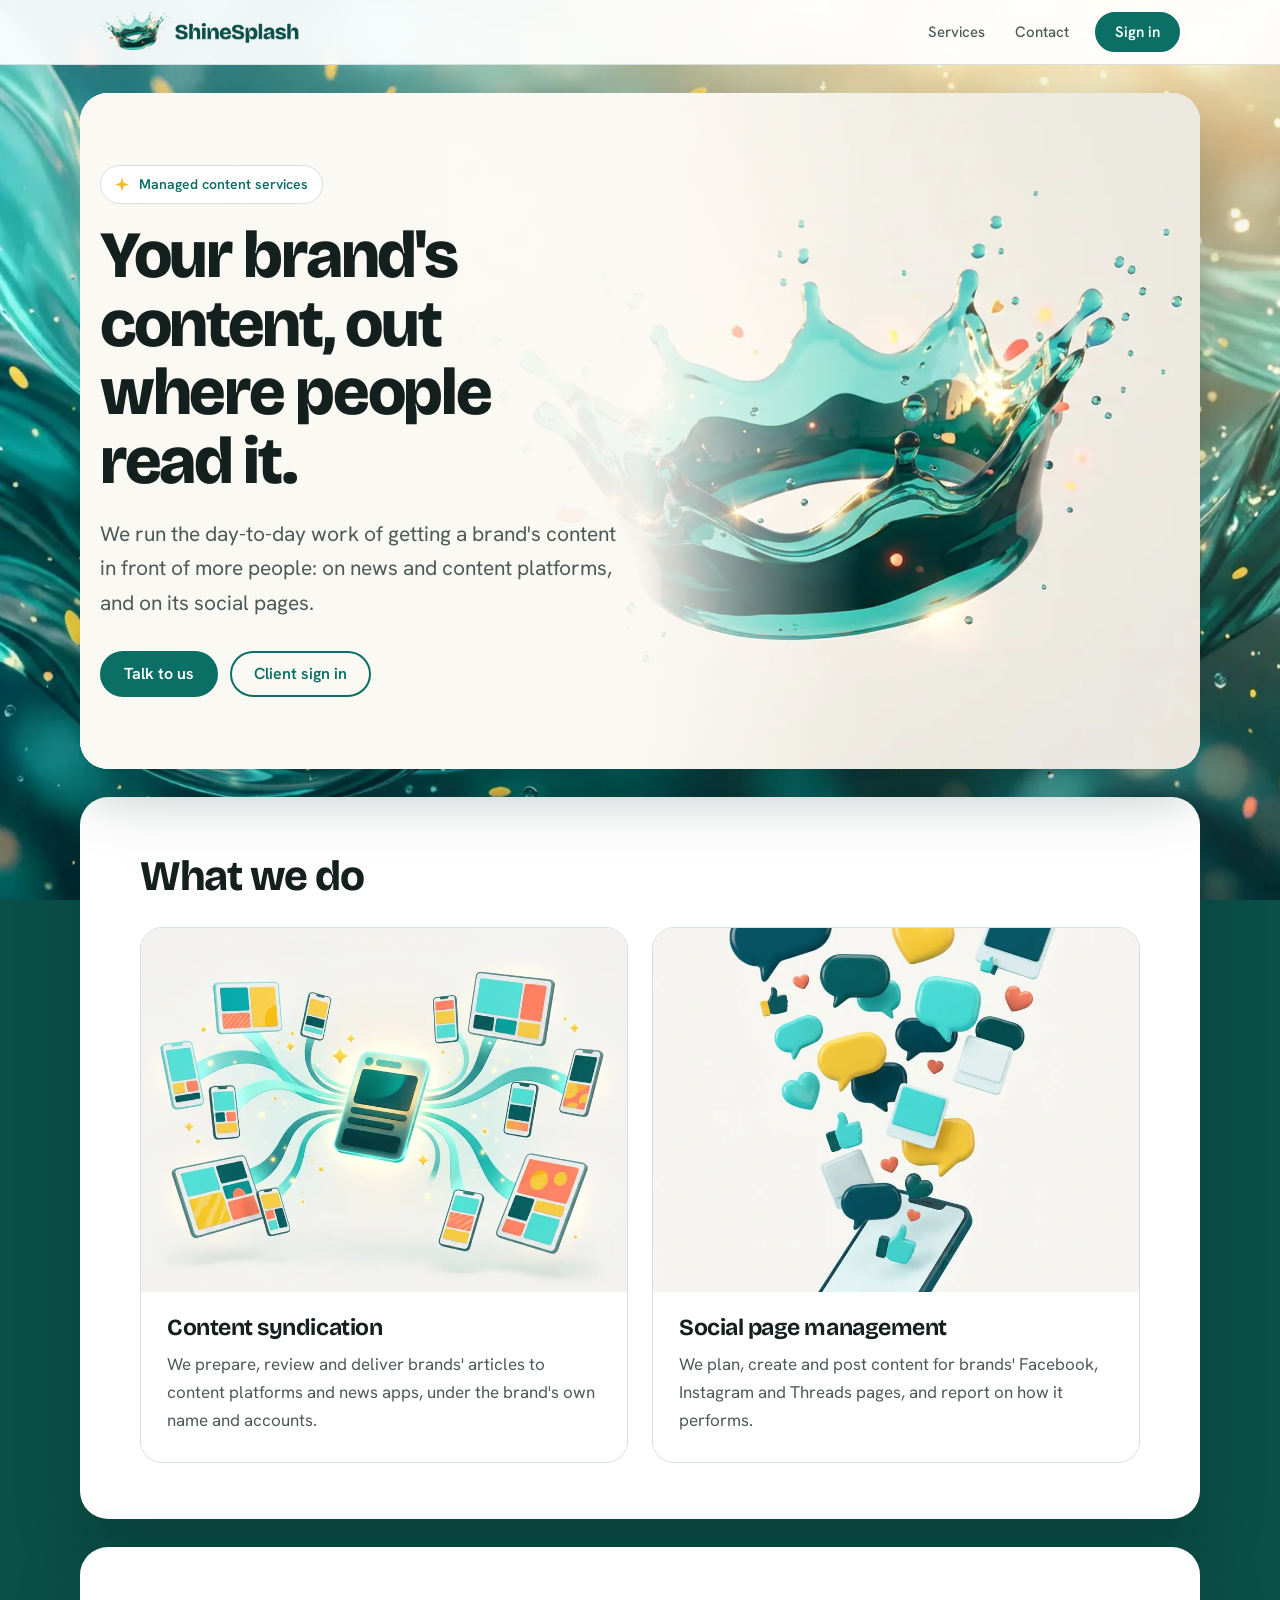
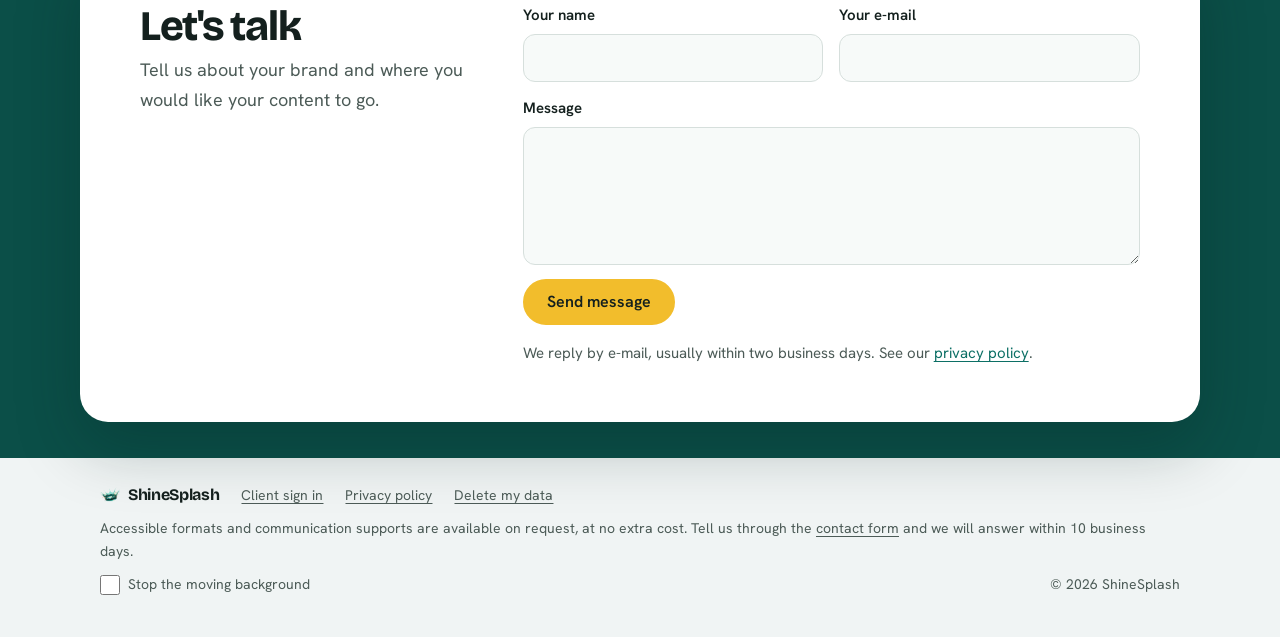
<file: index.html>
<!doctype html>
<html lang="en">
<head>
<meta charset="utf-8">
<meta name="viewport" content="width=device-width, initial-scale=1">
<title>ShineSplash — managed content services for brands</title>
<meta name="description" content="ShineSplash runs content distribution and social page management for brands and publishers.">
<link rel="icon" href="/favicon-16.png" sizes="16x16" type="image/png">
<link rel="icon" href="/favicon-32.png" sizes="32x32" type="image/png">
<link rel="icon" href="/favicon.png" sizes="48x48" type="image/png">
<link rel="icon" href="/favicon.ico" sizes="any">
<link rel="apple-touch-icon" href="/apple-touch-icon.png">
<link rel="manifest" href="/site.webmanifest">
<link rel="preload" href="/assets/fonts/bricolage-grotesque-latin-opsz-normal.woff2" as="font" type="font/woff2" crossorigin>
<link rel="stylesheet" href="/style.css">
</head>
<body class="home">
<video class="page-bg-video" autoplay muted loop playsinline preload="metadata" poster="/assets/img/hero-loop-poster-1920.webp" aria-hidden="true"><source src="/assets/img/hero-loop-1280.mp4" type="video/mp4"></video>
<header class="site-head"><div class="wrap">
  <a class="brand" href="/"><picture><source media="(prefers-color-scheme: dark)" srcset="/assets/lockup-dark-240.png"><img class="brand-logo" src="/assets/lockup-light-240.png" width="199" height="40" alt="ShineSplash"></picture></a>
  <nav aria-label="Main">
    <a class="nav-link" href="#services">Services</a><a class="nav-link" href="#contact">Contact</a>
    <a data-brand="consoleUrl" class="btn btn-small" href="https://app.shinesplash.com/signin">Sign in</a>
  </nav>
</div></header>

<main>
  <section class="hero">
    <picture>
      <source media="(max-width: 700px)" srcset="/assets/img/hero-splash-burst-960.webp">
      <img class="hero-bg" src="/assets/img/hero-splash-burst-1920.webp" width="1920" height="1080" alt="">
    </picture>
    <div class="wrap hero-copy">
      <p class="eyebrow"><span class="spark" aria-hidden="true"></span>Managed content services</p>
      <h1>Your brand's content, out where people read it.</h1>
      <p class="lede">We run the day-to-day work of getting a brand's content in front of more people: on news and content platforms, and on its social pages.</p>
      <p class="actions"><a class="btn" href="#contact">Talk to us</a><a data-brand="consoleUrl" class="btn btn-ghost" href="https://app.shinesplash.com/signin">Client sign in</a></p>
    </div>
  </section>

  <section id="services" class="wrap section">
    <h2 class="section-title">What we do</h2>
    <div class="services">
      <article class="service">
        <img src="/assets/img/svc-syndication-900.webp" width="900" height="675" alt="" loading="lazy">
        <div class="service-body">
          <h3>Content syndication</h3>
          <p>We prepare, review and deliver brands' articles to content platforms and news apps, under the brand's own name and accounts.</p>
        </div>
      </article>
      <article class="service">
        <img src="/assets/img/svc-social-900.webp" width="900" height="675" alt="" loading="lazy">
        <div class="service-body">
          <h3>Social page management</h3>
          <p>We plan, create and post content for brands' Facebook, Instagram and Threads pages, and report on how it performs.</p>
        </div>
      </article>
    </div>
  </section>

  <section id="contact" class="wrap section">
    <div class="contact">
      <div>
        <h2>Let's talk</h2>
        <p>Tell us about your brand and where you would like your content to go.</p>
      </div>
      <form data-brand="consoleUrl" class="contact-form" method="post" action="https://app.shinesplash.com/contact">
        <label>Your name<input name="name" autocomplete="name" maxlength="100" required></label>
        <label>Your e-mail<input name="email" type="email" autocomplete="email" maxlength="200" required></label>
        <label class="wide">Message<textarea name="message" rows="5" maxlength="5000" required></textarea></label>
        <label class="hp" aria-hidden="true">Leave this empty<input name="website" tabindex="-1" autocomplete="off"></label>
        <p class="wide form-foot"><button class="btn btn-shine" type="submit">Send message</button>
          <span>We reply by e-mail, usually within two business days. See our <a href="/privacy/">privacy policy</a>.</span></p>
      </form>
    </div>
  </section>
</main>

<footer class="site-foot"><div class="wrap">
  <span class="brand brand-small"><img src="/assets/crown-64.png" width="20" height="20" alt="">ShineSplash</span>
  <a data-brand="consoleUrl" href="https://app.shinesplash.com/signin">Client sign in</a><a href="/privacy/">Privacy policy</a><a href="/data-deletion/">Delete my data</a>
  <p class="a11y-note">Accessible formats and communication supports are available on request, at no extra cost. Tell us through the <a href="#contact">contact form</a> and we will answer within <span data-retention="accessibility_reply_business_days">10 business days</span>.</p>
  <label class="motion-stop"><input type="checkbox" id="motion-stop"> Stop the moving background</label>
  <span class="copy">© 2026 ShineSplash</span>
</div></footer>
</body>
</html>
</file>
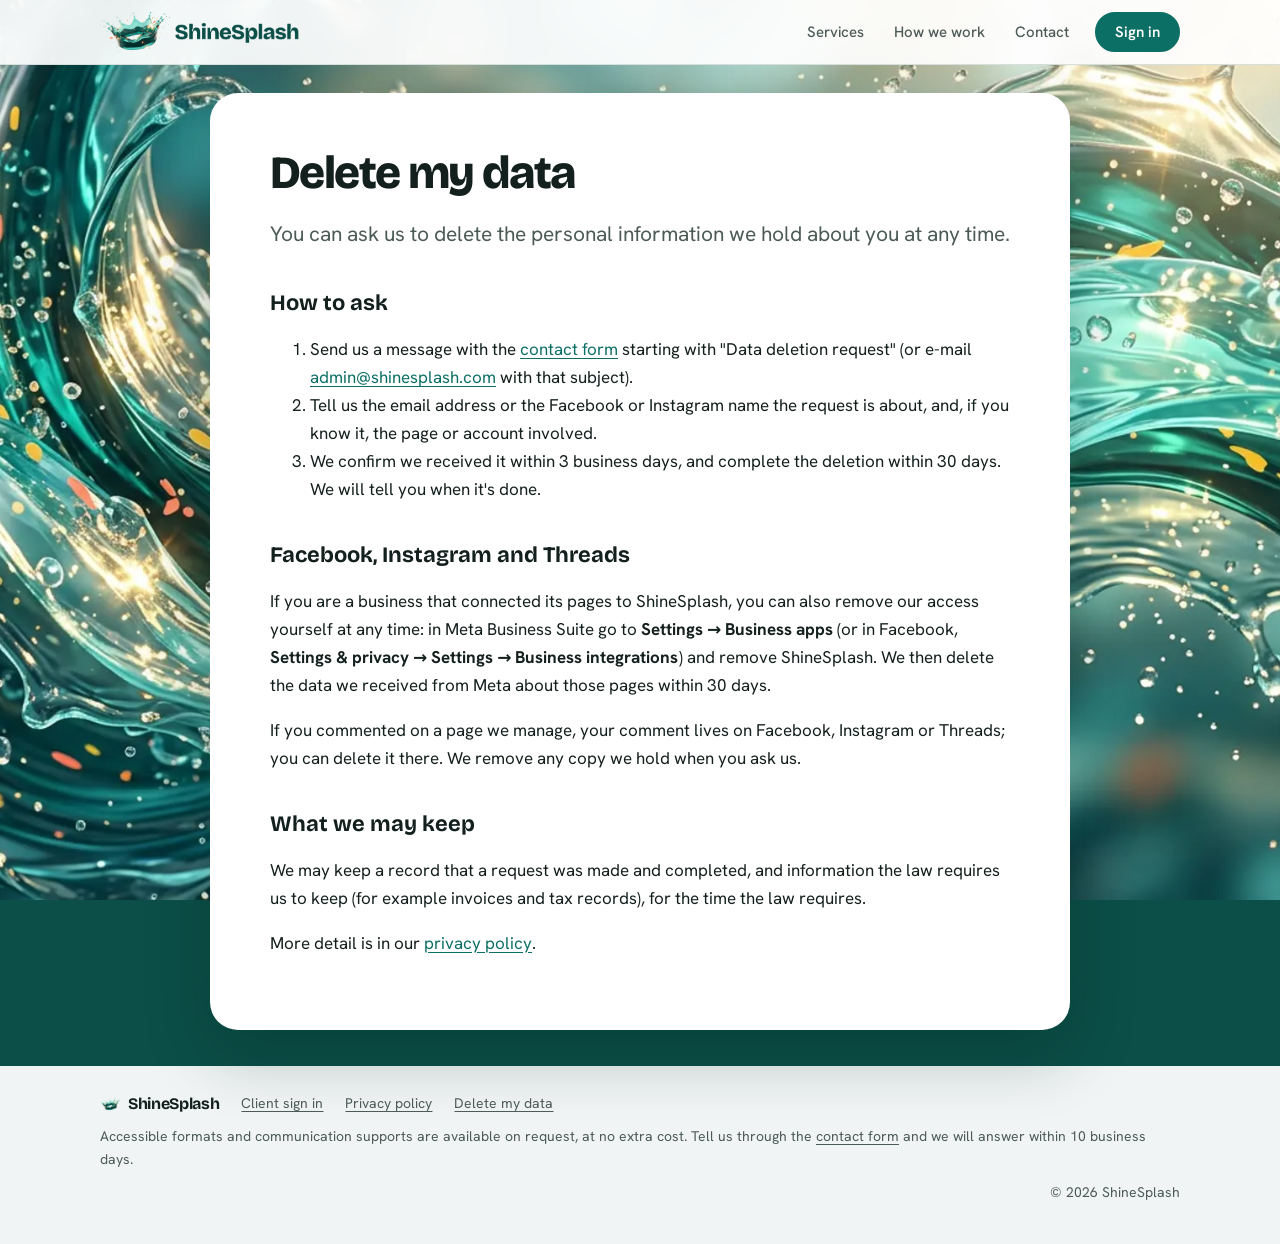
<file: data-deletion/index.html>
<!doctype html>
<html lang="en">
<head>
<meta charset="utf-8">
<meta name="viewport" content="width=device-width, initial-scale=1">
<title>Delete my data — ShineSplash</title>
<meta name="description" content="How to ask ShineSplash to delete your data, including data that came from Facebook or Instagram.">
<link rel="icon" href="/favicon-16.png" sizes="16x16" type="image/png">
<link rel="icon" href="/favicon-32.png" sizes="32x32" type="image/png">
<link rel="icon" href="/favicon.png" sizes="48x48" type="image/png">
<link rel="icon" href="/favicon.ico" sizes="any">
<link rel="apple-touch-icon" href="/apple-touch-icon.png">
<link rel="manifest" href="/site.webmanifest">
<link rel="stylesheet" href="/style.css">
</head>
<body>
<header class="site-head"><div class="wrap">
  <a class="brand" href="/"><picture><source media="(prefers-color-scheme: dark)" srcset="/assets/lockup-dark-240.png"><img class="brand-logo" src="/assets/lockup-light-240.png" width="199" height="40" alt="ShineSplash"></picture></a>
  <nav aria-label="Main">
    <a class="nav-link" href="/#services">Services</a><a class="nav-link" href="/#how">How we work</a><a class="nav-link" href="/#contact">Contact</a>
    <a class="btn btn-small" href="https://app.shinesplash.com/signin">Sign in</a>
  </nav>
</div></header>
<main><div class="wrap page">
  <h1>Delete my data</h1>
  <p class="lede">You can ask us to delete the personal information we hold about you at any time.</p>

  <h2>How to ask</h2>
  <ol>
    <li>Send us a message with the <a href="/#contact">contact form</a> starting with "Data deletion request" (or e-mail <a href="mailto:admin@shinesplash.com?subject=Data%20deletion%20request">admin@shinesplash.com</a> with that subject).</li>
    <li>Tell us the email address or the Facebook or Instagram name the request is about, and, if you know it, the page or account involved.</li>
    <li>We confirm we received it within <span data-retention="confirm_business_days">3 business days</span>, and complete the deletion within <span data-retention="deletion_deadline_days">30 days</span>. We will tell you when it's done.</li>
  </ol>

  <h2>Facebook, Instagram and Threads</h2>
  <p>If you are a business that connected its pages to ShineSplash, you can also remove our access yourself at any time: in Meta Business Suite go to <b>Settings → Business apps</b> (or in Facebook, <b>Settings &amp; privacy → Settings → Business integrations</b>) and remove ShineSplash. We then delete the data we received from Meta about those pages within <span data-retention="deletion_deadline_days">30 days</span>.</p>
  <p>If you commented on a page we manage, your comment lives on Facebook, Instagram or Threads; you can delete it there. We remove any copy we hold when you ask us.</p>

  <h2>What we may keep</h2>
  <p>We may keep a record that a request was made and completed, and information the law requires us to keep (for example invoices and tax records), for the time the law requires.</p>

  <p>More detail is in our <a href="/privacy/">privacy policy</a>.</p>
</div></main>
<footer class="site-foot"><div class="wrap">
  <span class="brand brand-small"><img src="/assets/crown-64.png" width="20" height="20" alt="">ShineSplash</span>
  <a href="https://app.shinesplash.com/signin">Client sign in</a><a href="/privacy/">Privacy policy</a><a href="/data-deletion/" aria-current="page">Delete my data</a>
  <p class="a11y-note">Accessible formats and communication supports are available on request, at no extra cost. Tell us through the <a href="/#contact">contact form</a> and we will answer within <span data-retention="accessibility_reply_business_days">10 business days</span>.</p>
  <span class="copy">© 2026 ShineSplash</span>
</div></footer>
</body>
</html>
</file>
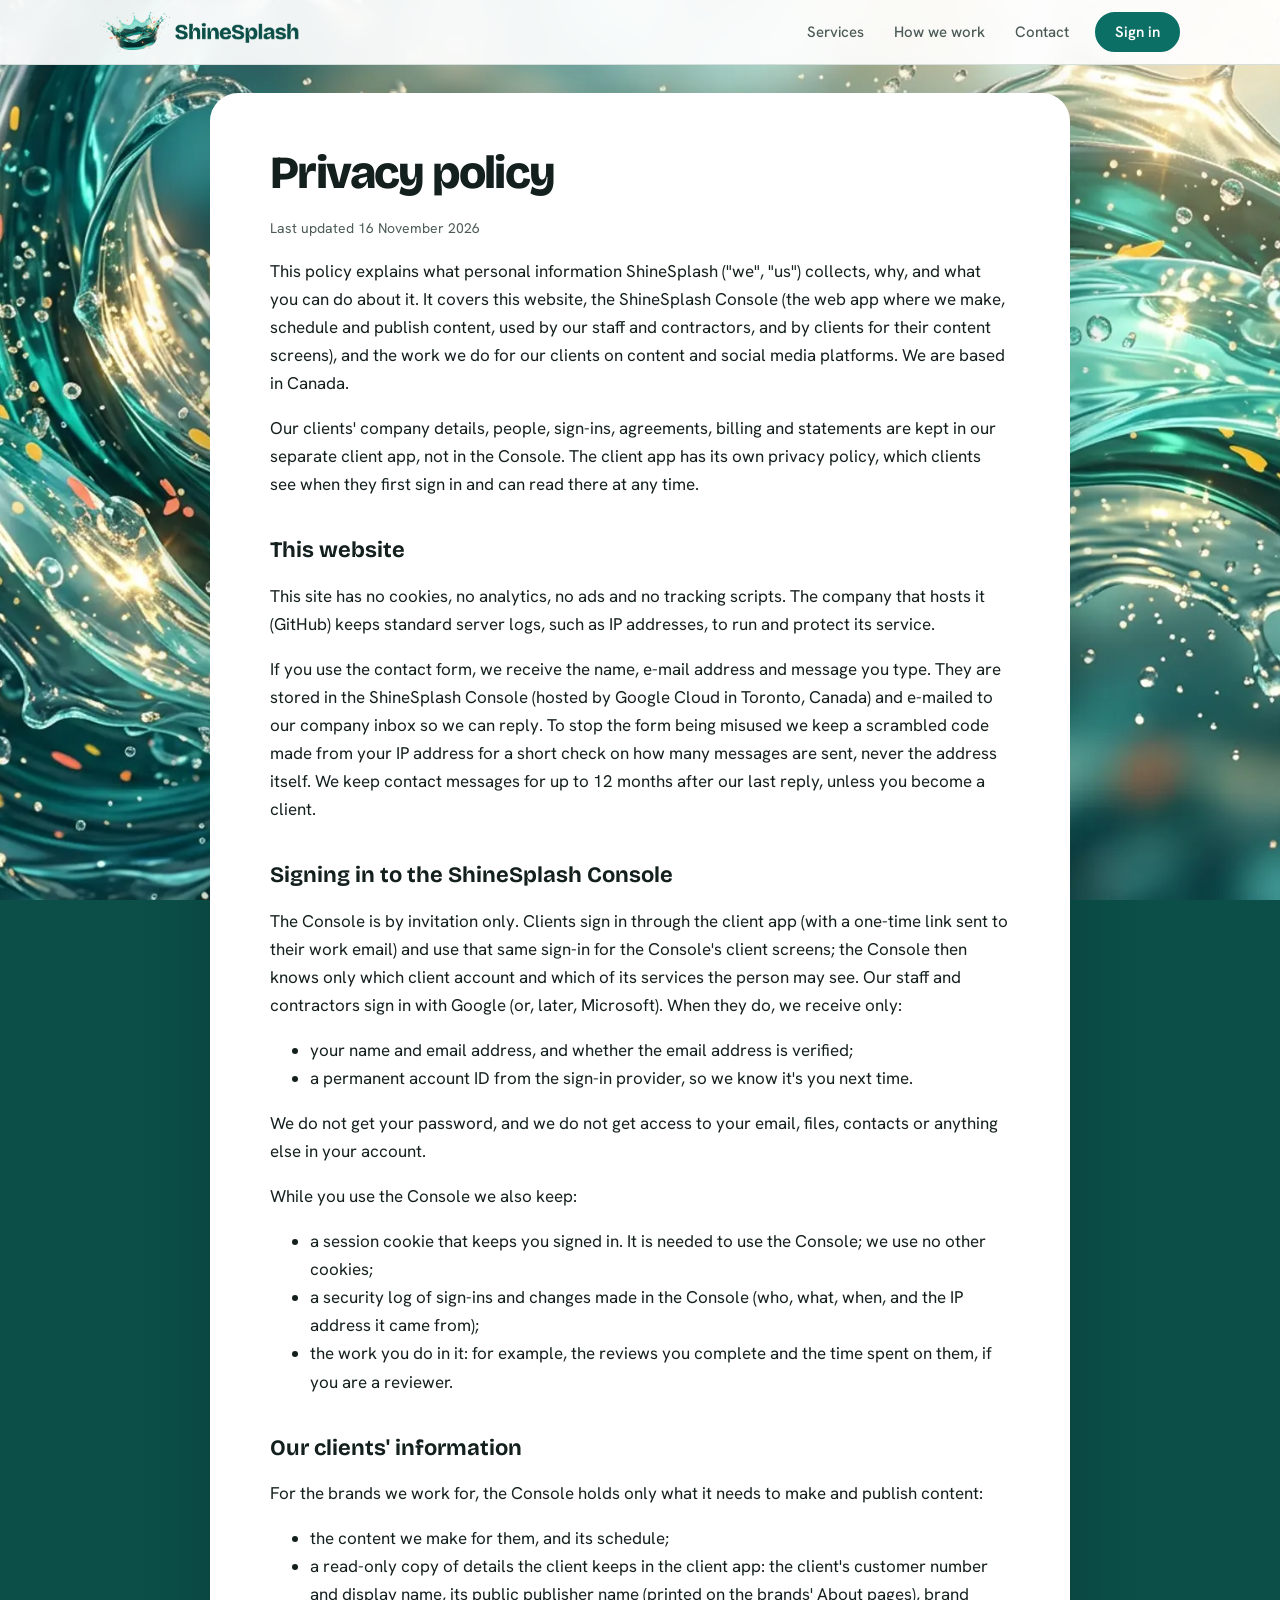
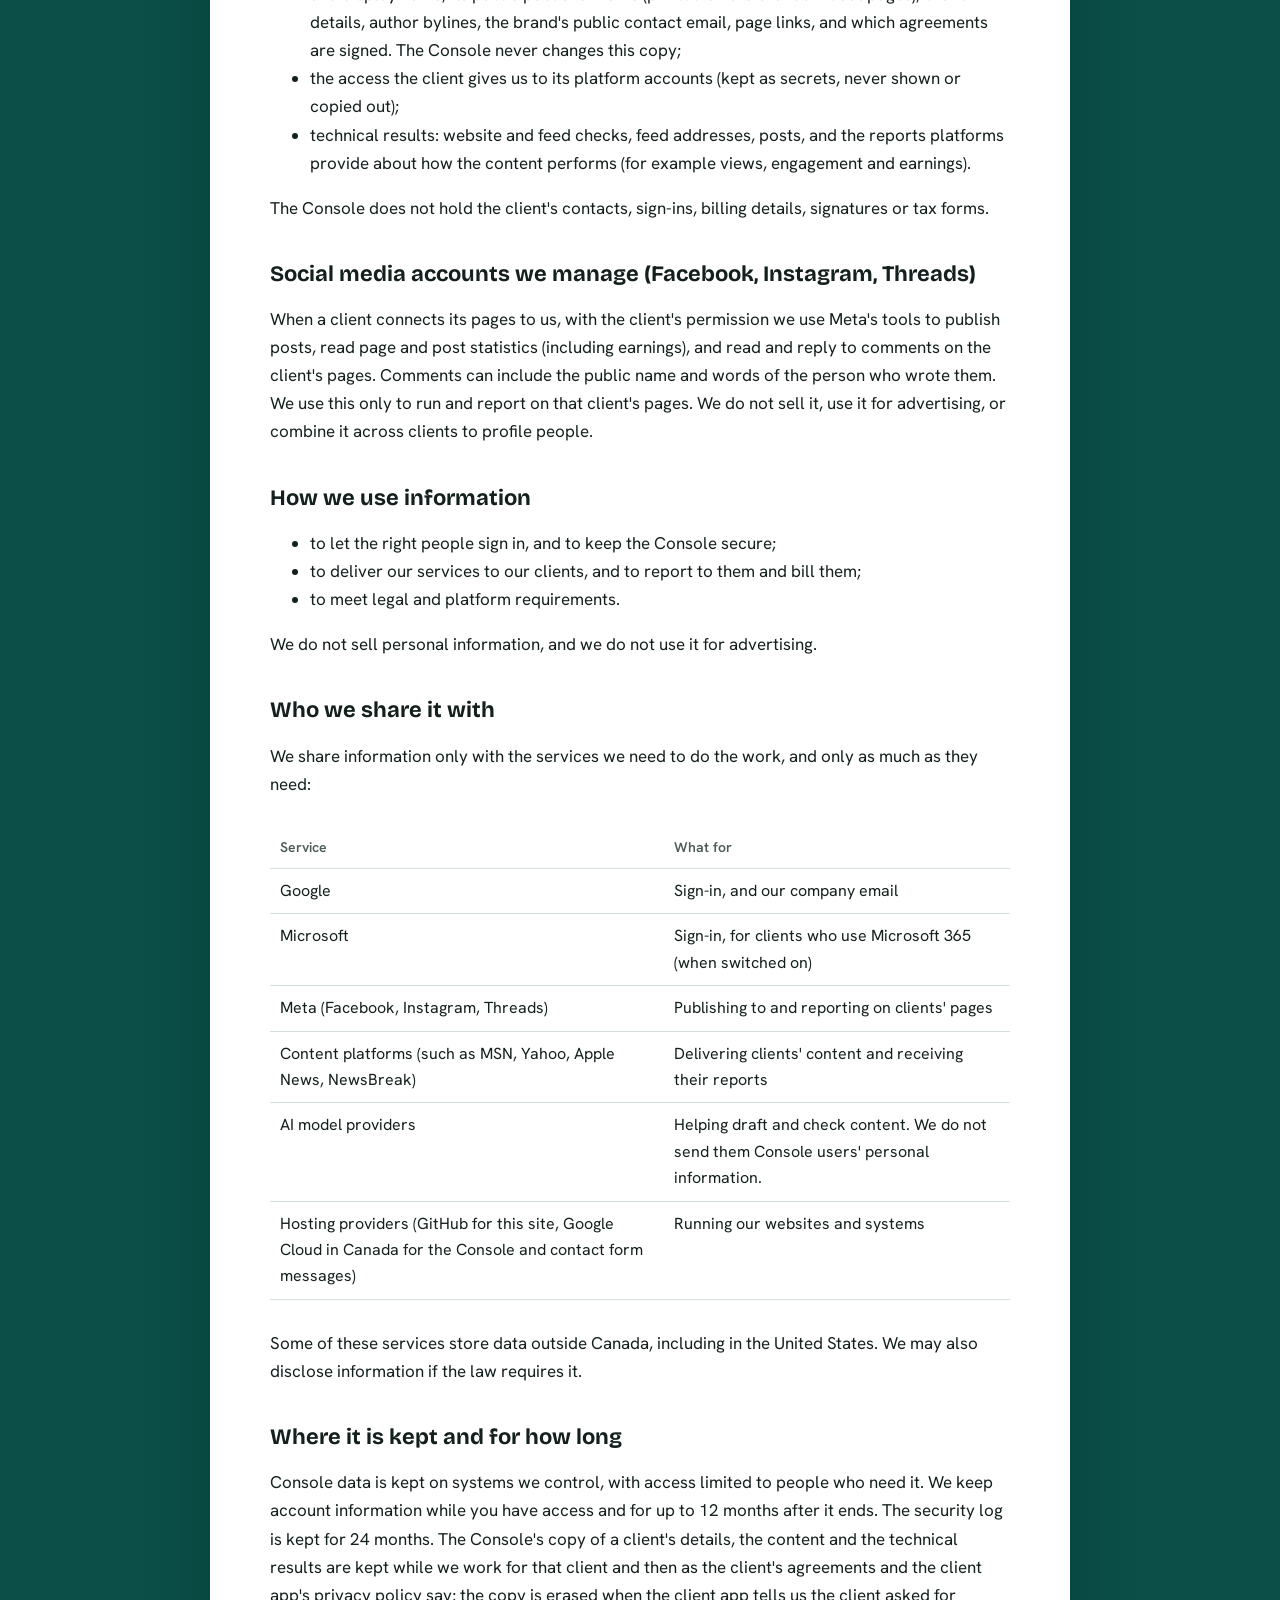
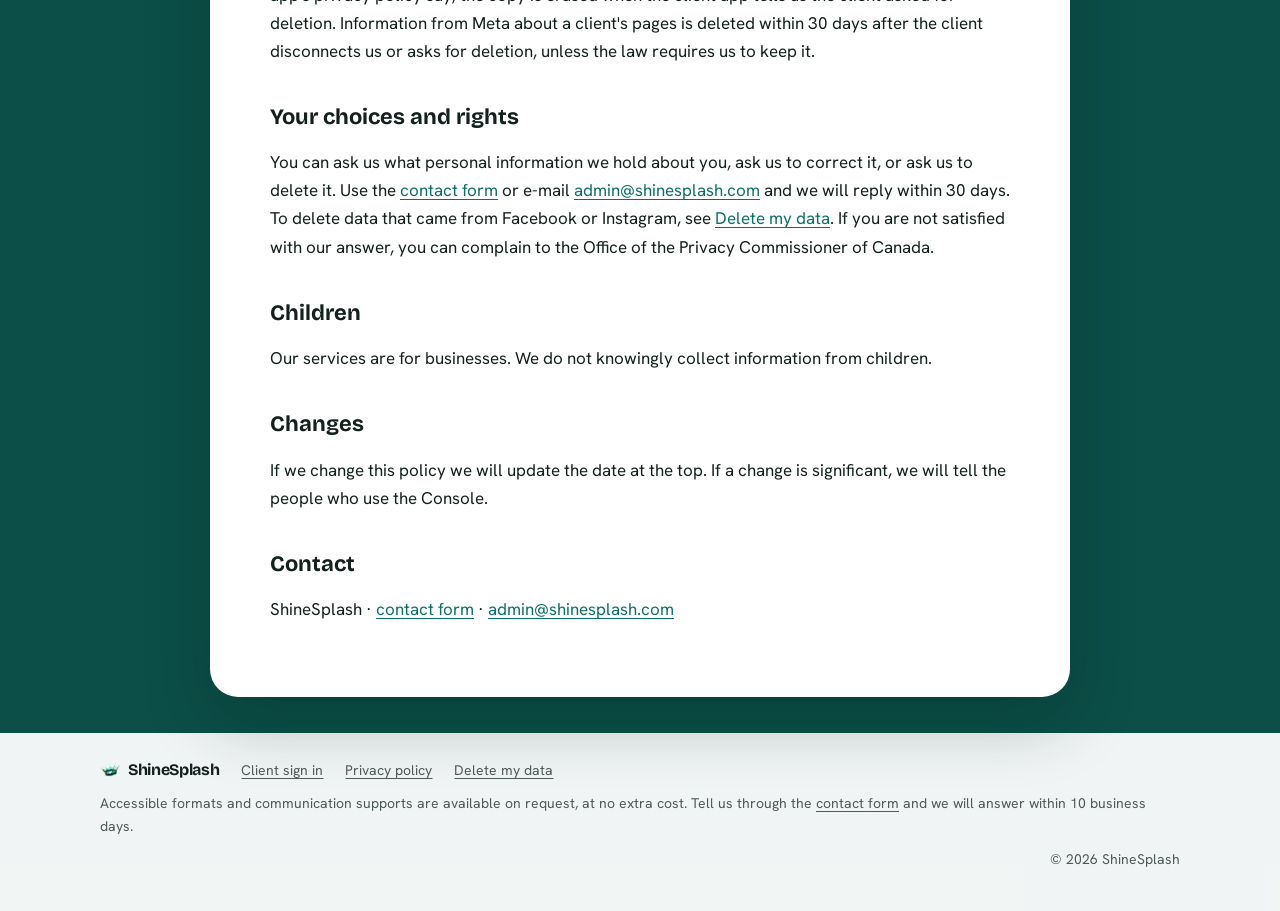
<file: privacy/index.html>
<!doctype html>
<html lang="en">
<head>
<meta charset="utf-8">
<meta name="viewport" content="width=device-width, initial-scale=1">
<title>Privacy policy — ShineSplash</title>
<meta name="description" content="How ShineSplash collects, uses and protects personal information.">
<link rel="icon" href="/favicon-16.png" sizes="16x16" type="image/png">
<link rel="icon" href="/favicon-32.png" sizes="32x32" type="image/png">
<link rel="icon" href="/favicon.png" sizes="48x48" type="image/png">
<link rel="icon" href="/favicon.ico" sizes="any">
<link rel="apple-touch-icon" href="/apple-touch-icon.png">
<link rel="manifest" href="/site.webmanifest">
<link rel="stylesheet" href="/style.css">
</head>
<body>
<header class="site-head"><div class="wrap">
  <a class="brand" href="/"><picture><source media="(prefers-color-scheme: dark)" srcset="/assets/lockup-dark-240.png"><img class="brand-logo" src="/assets/lockup-light-240.png" width="199" height="40" alt="ShineSplash"></picture></a>
  <nav aria-label="Main">
    <a class="nav-link" href="/#services">Services</a><a class="nav-link" href="/#how">How we work</a><a class="nav-link" href="/#contact">Contact</a>
    <a data-brand="consoleUrl" class="btn btn-small" href="https://app.shinesplash.com/signin">Sign in</a>
  </nav>
</div></header>
<main><div class="wrap page">
  <h1>Privacy policy</h1>
  <p class="meta">Last updated 16 November 2026</p>

  <p>This policy explains what personal information ShineSplash ("we", "us") collects, why, and what you can do about it. It covers this website, the ShineSplash Console (the web app where we make, schedule and publish content, used by our staff and contractors, and by clients for their content screens), and the work we do for our clients on content and social media platforms. We are based in Canada.</p>
  <p>Our clients' company details, people, sign-ins, agreements, billing and statements are kept in our separate client app, not in the Console. The client app has its own privacy policy, which clients see when they first sign in and can read there at any time.</p>

  <h2>This website</h2>
  <p>This site has no cookies, no analytics, no ads and no tracking scripts. The company that hosts it (GitHub) keeps standard server logs, such as IP addresses, to run and protect its service.</p>
  <p>If you use the contact form, we receive the name, e-mail address and message you type. They are stored in the ShineSplash Console (hosted by Google Cloud in Toronto, Canada) and e-mailed to our company inbox so we can reply. To stop the form being misused we keep a scrambled code made from your IP address for a short check on how many messages are sent, never the address itself. We keep contact messages for up to <span data-retention="contact_message_months">12 months</span> after our last reply, unless you become a client.</p>

  <h2>Signing in to the ShineSplash Console</h2>
  <p>The Console is by invitation only. Clients sign in through the client app (with a one-time link sent to their work email) and use that same sign-in for the Console's client screens; the Console then knows only which client account and which of its services the person may see. Our staff and contractors sign in with Google (or, later, Microsoft). When they do, we receive only:</p>
  <ul>
    <li>your name and email address, and whether the email address is verified;</li>
    <li>a permanent account ID from the sign-in provider, so we know it's you next time.</li>
  </ul>
  <p>We do not get your password, and we do not get access to your email, files, contacts or anything else in your account.</p>
  <p>While you use the Console we also keep:</p>
  <ul>
    <li>a session cookie that keeps you signed in. It is needed to use the Console; we use no other cookies;</li>
    <li>a security log of sign-ins and changes made in the Console (who, what, when, and the IP address it came from);</li>
    <li>the work you do in it: for example, the reviews you complete and the time spent on them, if you are a reviewer.</li>
  </ul>

  <h2>Our clients' information</h2>
  <p>For the brands we work for, the Console holds only what it needs to make and publish content:</p>
  <ul>
    <li>the content we make for them, and its schedule;</li>
    <li>a read-only copy of details the client keeps in the client app: the client's customer number and display name, its public publisher name (printed on the brands' About pages), brand details, author bylines, the brand's public contact email, page links, and which agreements are signed. The Console never changes this copy;</li>
    <li>the access the client gives us to its platform accounts (kept as secrets, never shown or copied out);</li>
    <li>technical results: website and feed checks, feed addresses, posts, and the reports platforms provide about how the content performs (for example views, engagement and earnings).</li>
  </ul>
  <p>The Console does not hold the client's contacts, sign-ins, billing details, signatures or tax forms.</p>

  <h2>Social media accounts we manage (Facebook, Instagram, Threads)</h2>
  <p>When a client connects its pages to us, with the client's permission we use Meta's tools to publish posts, read page and post statistics (including earnings), and read and reply to comments on the client's pages. Comments can include the public name and words of the person who wrote them. We use this only to run and report on that client's pages. We do not sell it, use it for advertising, or combine it across clients to profile people.</p>

  <h2>How we use information</h2>
  <ul>
    <li>to let the right people sign in, and to keep the Console secure;</li>
    <li>to deliver our services to our clients, and to report to them and bill them;</li>
    <li>to meet legal and platform requirements.</li>
  </ul>
  <p>We do not sell personal information, and we do not use it for advertising.</p>

  <h2>Who we share it with</h2>
  <p>We share information only with the services we need to do the work, and only as much as they need:</p>
  <div class="scroll"><table>
    <tr><th>Service</th><th>What for</th></tr>
    <tr><td>Google</td><td>Sign-in, and our company email</td></tr>
    <tr><td>Microsoft</td><td>Sign-in, for clients who use Microsoft 365 (when switched on)</td></tr>
    <tr><td>Meta (Facebook, Instagram, Threads)</td><td>Publishing to and reporting on clients' pages</td></tr>
    <tr><td>Content platforms (such as MSN, Yahoo, Apple News, NewsBreak)</td><td>Delivering clients' content and receiving their reports</td></tr>
    <tr><td>AI model providers</td><td>Helping draft and check content. We do not send them Console users' personal information.</td></tr>
    <tr><td>Hosting providers (GitHub for this site, Google Cloud in Canada for the Console and contact form messages)</td><td>Running our websites and systems</td></tr>
  </table></div>
  <p>Some of these services store data outside Canada, including in the United States. We may also disclose information if the law requires it.</p>

  <h2>Where it is kept and for how long</h2>
  <p>Console data is kept on systems we control, with access limited to people who need it. We keep account information while you have access and for up to <span data-retention="account_months">12 months</span> after it ends. The security log is kept for <span data-retention="security_log_months">24 months</span>. The Console's copy of a client's details, the content and the technical results are kept while we work for that client and then as the client's agreements and the client app's privacy policy say; the copy is erased when the client app tells us the client asked for deletion. Information from Meta about a client's pages is deleted within <span data-retention="deletion_deadline_days">30 days</span> after the client disconnects us or asks for deletion, unless the law requires us to keep it.</p>

  <h2>Your choices and rights</h2>
  <p>You can ask us what personal information we hold about you, ask us to correct it, or ask us to delete it. Use the <a href="/#contact">contact form</a> or e-mail <a data-brand="contactEmail" href="mailto:admin@shinesplash.com">admin@shinesplash.com</a> and we will reply within <span data-retention="deletion_deadline_days">30 days</span>. To delete data that came from Facebook or Instagram, see <a href="/data-deletion/">Delete my data</a>. If you are not satisfied with our answer, you can complain to the Office of the Privacy Commissioner of Canada.</p>

  <h2>Children</h2>
  <p>Our services are for businesses. We do not knowingly collect information from children.</p>

  <h2>Changes</h2>
  <p>If we change this policy we will update the date at the top. If a change is significant, we will tell the people who use the Console.</p>

  <h2>Contact</h2>
  <p>ShineSplash · <a href="/#contact">contact form</a> · <a data-brand="contactEmail" href="mailto:admin@shinesplash.com">admin@shinesplash.com</a></p>
</div></main>
<footer class="site-foot"><div class="wrap">
  <span class="brand brand-small"><img src="/assets/crown-64.png" width="20" height="20" alt="">ShineSplash</span>
  <a data-brand="consoleUrl" href="https://app.shinesplash.com/signin">Client sign in</a><a href="/privacy/" aria-current="page">Privacy policy</a><a href="/data-deletion/">Delete my data</a>
  <p class="a11y-note">Accessible formats and communication supports are available on request, at no extra cost. Tell us through the <a href="/#contact">contact form</a> and we will answer within <span data-retention="accessibility_reply_business_days">10 business days</span>.</p>
  <span class="copy">© 2026 ShineSplash</span>
</div></footer>
</body>
</html>
</file>
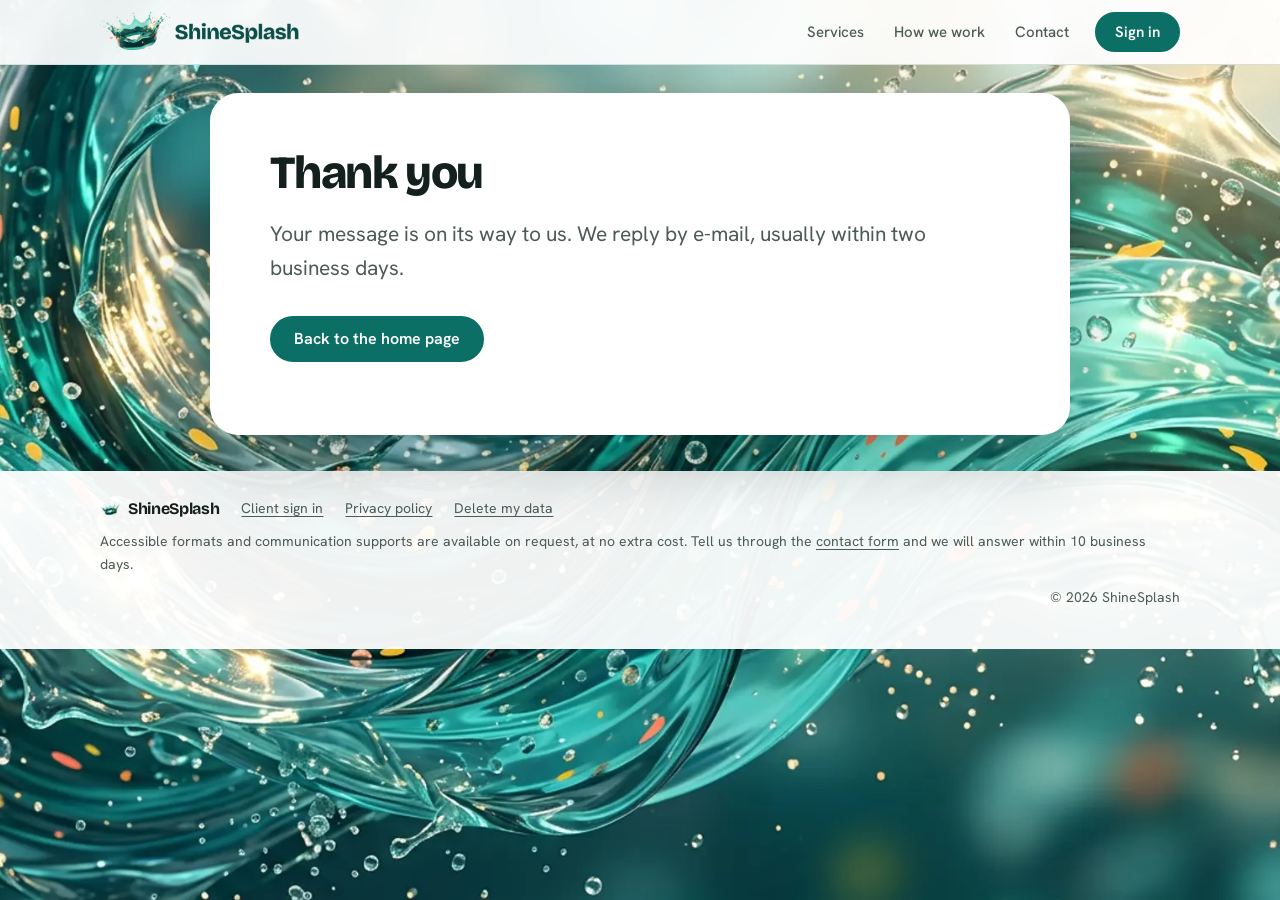
<file: thanks/index.html>
<!doctype html>
<html lang="en">
<head>
<meta charset="utf-8">
<meta name="viewport" content="width=device-width, initial-scale=1">
<title>Thank you — ShineSplash</title>
<meta name="robots" content="noindex">
<link rel="icon" href="/favicon-16.png" sizes="16x16" type="image/png">
<link rel="icon" href="/favicon-32.png" sizes="32x32" type="image/png">
<link rel="icon" href="/favicon.png" sizes="48x48" type="image/png">
<link rel="icon" href="/favicon.ico" sizes="any">
<link rel="apple-touch-icon" href="/apple-touch-icon.png">
<link rel="manifest" href="/site.webmanifest">
<link rel="stylesheet" href="/style.css">
</head>
<body>
<header class="site-head"><div class="wrap">
  <a class="brand" href="/"><picture><source media="(prefers-color-scheme: dark)" srcset="/assets/lockup-dark-240.png"><img class="brand-logo" src="/assets/lockup-light-240.png" width="199" height="40" alt="ShineSplash"></picture></a>
  <nav aria-label="Main">
    <a class="nav-link" href="/#services">Services</a><a class="nav-link" href="/#how">How we work</a><a class="nav-link" href="/#contact">Contact</a>
    <a class="btn btn-small" href="https://app.shinesplash.com/signin">Sign in</a>
  </nav>
</div></header>
<main><div class="wrap page">
  <h1>Thank you</h1>
  <p class="lede">Your message is on its way to us. We reply by e-mail, usually within two business days.</p>
  <p><a class="btn" href="/">Back to the home page</a></p>
</div></main>
<footer class="site-foot"><div class="wrap">
  <span class="brand brand-small"><img src="/assets/crown-64.png" width="20" height="20" alt="">ShineSplash</span>
  <a href="https://app.shinesplash.com/signin">Client sign in</a><a href="/privacy/">Privacy policy</a><a href="/data-deletion/">Delete my data</a>
  <p class="a11y-note">Accessible formats and communication supports are available on request, at no extra cost. Tell us through the <a href="/#contact">contact form</a> and we will answer within <span data-retention="accessibility_reply_business_days">10 business days</span>.</p>
  <span class="copy">© 2026 ShineSplash</span>
</div></footer>
</body>
</html>
</file>
<file: style.css>
/* shinesplash.com - brand kit colours (projects/ShineSplash/brand/colours) and fonts served from this site (no third parties). */
@font-face { font-family: "Bricolage Grotesque"; src: url("/assets/fonts/bricolage-grotesque-latin-opsz-normal.woff2") format("woff2"); font-weight: 200 800; font-display: swap; }
@font-face { font-family: "Hanken Grotesk"; src: url("/assets/fonts/hanken-grotesk-latin-wght-normal.woff2") format("woff2"); font-weight: 100 900; font-display: swap; }

:root {
  --surface: #f7faf9; --raised: #ffffff; --sunken: #e9efed; --line: #d6dfdc;
  --ink: #14201e; --muted: #4c5b57;
  --splash: #0c6f65; --splash-deep: #08433d; --aqua: #4cc4b5; --splash-soft: #d9eeea; --on-splash: #ffffff;
  --shine: #f2bd2c; --on-shine: #14201e; --coral: #ff7a59;
  --hero-pad: max(0px, calc((100% - 1120px) / 2));
  --hero-fade: linear-gradient(90deg, rgba(251,249,244,0.96) 0, rgba(251,249,244,0.92) calc(var(--hero-pad) + 560px), rgba(251,249,244,0) calc(var(--hero-pad) + 780px));
  --display: "Bricolage Grotesque", "Segoe UI", system-ui, sans-serif;
  --sans: "Hanken Grotesk", "Segoe UI", system-ui, -apple-system, sans-serif;
  color-scheme: light;
}
@media (prefers-color-scheme: dark) {
  :root {
    --surface: #0f1514; --raised: #172120; --sunken: #0a0f0e; --line: #2a3735;
    --ink: #e6eeec; --muted: #a3b5b0;
    --splash: #4cc4b5; --splash-soft: #123833; --on-splash: #04201c;
    --hero-fade: linear-gradient(90deg, rgba(15,21,20,0.95) 0, rgba(15,21,20,0.9) calc(var(--hero-pad) + 560px), rgba(15,21,20,0.15) calc(var(--hero-pad) + 780px));
    color-scheme: dark;
  }
}

* { box-sizing: border-box; }
html { -webkit-text-size-adjust: 100%; scroll-behavior: smooth; scroll-padding-top: 96px; }
@media (prefers-reduced-motion: reduce) { html { scroll-behavior: auto; } }
body { margin: 0; background: var(--surface); color: var(--ink); font: 17px/1.65 var(--sans); }
a { color: var(--splash); text-underline-offset: 3px; }
:focus-visible { outline: 2px solid var(--splash); outline-offset: 2px; border-radius: 4px; }
img { max-width: 100%; height: auto; display: block; }
.wrap { max-width: 1120px; margin: 0 auto; padding: 0 20px; }

/* Header + brand */
.site-head { position: sticky; top: 0; z-index: 10; background: color-mix(in srgb, var(--surface) 88%, transparent); backdrop-filter: blur(10px); border-bottom: 1px solid var(--line); }
.site-head .wrap { display: flex; justify-content: space-between; align-items: center; gap: 12px 20px; padding-top: 12px; padding-bottom: 12px; flex-wrap: wrap; }
.brand { display: inline-flex; align-items: center; gap: 10px; font: 700 22px/1 var(--display); letter-spacing: -0.02em; color: var(--ink); text-decoration: none; }
.brand-logo { display: block; height: 40px; width: auto; }
.brand .name span { color: var(--splash); }
.brand-small { font-size: 16px; gap: 8px; }
nav { display: flex; align-items: center; gap: 4px 22px; flex-wrap: wrap; }
nav a { font-size: 15px; font-weight: 500; color: var(--muted); text-decoration: none; }
nav a.nav-link { display: inline-block; padding: 6px 4px; }
nav a:hover, nav a[aria-current] { color: var(--ink); }

/* Buttons */
.btn { display: inline-flex; align-items: center; justify-content: center; min-height: 46px; padding: 0 22px; border-radius: 999px; border: 2px solid var(--splash);
  background: var(--splash); color: var(--on-splash); font: 600 16px/1 var(--sans); text-decoration: none; transition: background-color .15s, color .15s, border-color .15s; }
.btn:hover { background: var(--splash-deep); border-color: var(--splash-deep); color: #fff; }
.btn-ghost { background: transparent; color: var(--splash); }
.btn-ghost:hover { background: var(--splash-soft); color: var(--ink); border-color: var(--splash); }
.btn-shine { background: var(--shine); border-color: var(--shine); color: var(--on-shine); }
.btn-shine:hover { background: #ffd35a; border-color: #ffd35a; color: var(--on-shine); }
.btn-small { min-height: 40px; padding: 0 18px; font-size: 15px; color: var(--on-splash); }
nav .btn-small:hover { color: #fff; }
.actions { display: flex; flex-wrap: wrap; gap: 12px; margin: 0; }

/* Hero */
.hero { position: relative; overflow: hidden; min-height: min(640px, 82vh); display: flex; align-items: center; background: #fbf9f4; }
.hero picture, .hero-bg { position: absolute; inset: 0; width: 100%; height: 100%; }
.hero-bg { object-fit: cover; object-position: 62% 50%; }
.hero::after { content: ""; position: absolute; inset: 0; background: var(--hero-fade); }
.hero-copy { position: relative; z-index: 1; padding-top: 72px; padding-bottom: 72px; width: 100%; }
.hero-copy > * { max-width: 520px; }
.eyebrow { display: inline-flex; align-items: center; gap: 10px; margin: 0 0 18px; padding: 7px 14px; border-radius: 999px; background: var(--raised); border: 1px solid var(--line);
  font-size: 14px; font-weight: 600; color: var(--splash); }
.spark { width: 14px; height: 14px; background: var(--shine); clip-path: polygon(50% 0, 62% 38%, 100% 50%, 62% 62%, 50% 100%, 38% 62%, 0 50%, 38% 38%); }
h1 { font: 800 clamp(38px, 6.4vw, 66px)/1.04 var(--display); letter-spacing: -0.035em; margin: 0 0 20px; }
.lede { font-size: clamp(18px, 2.2vw, 21px); color: var(--muted); margin: 0 0 30px; }

/* Sections */
.section { padding-top: 88px; padding-bottom: 88px; }
.section-title, .contact h2 { font: 750 clamp(30px, 4vw, 42px)/1.1 var(--display); letter-spacing: -0.03em; margin: 0 0 28px; }
.services { display: grid; grid-template-columns: repeat(auto-fit, minmax(min(290px, 100%), 1fr)); gap: 24px; }
.service { background: var(--raised); border: 1px solid var(--line); border-radius: 22px; overflow: hidden; transition: transform .2s, box-shadow .2s; }
.service:hover { transform: translateY(-3px); box-shadow: 0 14px 36px rgba(8, 67, 61, 0.12); }
@media (prefers-reduced-motion: reduce) { .service, .service:hover { transition: none; transform: none; } }
.service img { aspect-ratio: 4 / 3; object-fit: cover; width: 100%; background: #f6f4ef; }
.service-body { padding: 22px 26px 28px; }
.service h3 { font: 700 23px/1.2 var(--display); letter-spacing: -0.02em; margin: 0 0 8px; }
.service p { margin: 0; color: var(--muted); }

.how-band { background: var(--sunken); }
.how { display: grid; grid-template-columns: 1fr 1.1fr; gap: 48px; align-items: center; }
.how img { border-radius: 22px; aspect-ratio: 4 / 3; object-fit: cover; width: 100%; }
.points { list-style: none; padding: 0; margin: 0; display: grid; gap: 18px; }
.points li { position: relative; padding-left: 36px; color: var(--muted); }
.points li::before { content: ""; position: absolute; left: 0; top: 4px; width: 20px; height: 20px; background: var(--shine);
  clip-path: polygon(50% 0, 62% 38%, 100% 50%, 62% 62%, 50% 100%, 38% 62%, 0 50%, 38% 38%); }
.points strong { display: block; color: var(--ink); font-size: 18px; }
@media (max-width: 760px) { .how { grid-template-columns: minmax(0, 1fr); gap: 28px; } }

.contact { display: flex; justify-content: space-between; align-items: center; gap: 24px; flex-wrap: wrap; padding: 44px clamp(24px, 5vw, 56px); border-radius: 28px;
  background: radial-gradient(circle at 88% 20%, rgba(242,189,44,0.28), transparent 42%), linear-gradient(135deg, #08433d, #0c6f65 60%, #128a7d); color: #ffffff; }
.contact h2 { margin: 0 0 6px; color: #ffffff; }
.contact p { margin: 0; color: #d9eeea; font-size: 18px; }
.contact > div { flex: 1 1 260px; }
.contact-form { flex: 2 1 420px; display: grid; grid-template-columns: 1fr 1fr; gap: 14px 16px; }
.contact-form label { display: flex; flex-direction: column; gap: 6px; font-weight: 600; font-size: 15px; color: #ffffff; }
.contact-form input, .contact-form textarea { font: 400 16px/1.4 var(--sans); padding: 12px 14px; border-radius: 12px; border: 1px solid rgba(255,255,255,0.35);
  background: rgba(255,255,255,0.96); color: #14201e; min-height: 46px; }
.contact-form textarea { resize: vertical; min-height: 120px; }
.contact-form input:focus-visible, .contact-form textarea:focus-visible { outline: 3px solid var(--shine); outline-offset: 1px; }
.contact-form .wide { grid-column: 1 / -1; }
.contact-form .hp { position: absolute; left: -10000px; width: 1px; height: 1px; overflow: hidden; }
.contact .form-foot { display: flex; align-items: center; gap: 16px; flex-wrap: wrap; font-size: 15px; }
.contact .form-foot a { color: #ffffff; }
@media (max-width: 600px) { .contact-form { grid-template-columns: 1fr; } }

/* Plain pages (privacy, data deletion) */
.page { max-width: 760px; padding-top: 56px; padding-bottom: 72px; }
.page h1 { font-size: clamp(32px, 5vw, 46px); }
.page h2 { font: 700 22px/1.3 var(--display); margin: 38px 0 10px; }
.meta { font-size: 14px; color: var(--muted); }
table { width: 100%; border-collapse: collapse; font-size: 16px; margin: 12px 0; }
th, td { text-align: left; vertical-align: top; padding: 9px 10px; border-bottom: 1px solid var(--line); }
th { font-size: 14px; font-weight: 600; color: var(--muted); }
.scroll { overflow-x: auto; }

/* Footer */
.site-foot { border-top: 1px solid var(--line); padding: 26px 0 40px; }
.site-foot .wrap { display: flex; gap: 10px 22px; flex-wrap: wrap; align-items: center; font-size: 14px; color: var(--muted); }
.site-foot a { color: var(--muted); }
.site-foot .a11y-note { flex-basis: 100%; margin: 0; }
.site-foot .copy { margin-left: auto; }
@media (max-width: 600px) {
  .site-foot .copy { margin-left: 0; width: 100%; }
  .section { padding-top: 60px; padding-bottom: 60px; }
  .site-head .wrap { flex-wrap: nowrap; }
  nav a.nav-link { display: none; }
}
@media (max-width: 700px) {
  .hero { display: flex; flex-direction: column-reverse; min-height: 0; }
  .hero picture { position: relative; display: block; height: 240px; }
  .hero-bg { position: absolute; object-position: 64% 50%; }
  .hero::after { display: none; }
  .hero-copy { padding-top: 36px; padding-bottom: 8px; }
  .hero { padding-bottom: 0; }
}

/* Splash page (operator 2026-10-29): white cards with room inside; around them a big splash in the hero's colours. */
body { background: #0b4f48; }
body::before { content: ""; position: fixed; inset: 0; z-index: -1; background: #0b4f48 url("/assets/img/page-splash-wide-1920.webp") center / cover no-repeat; }
/* The page background moves (operator 2026-11-09): the slow water loop plays over the splash still on wide screens when motion is welcome; phones and reduced motion keep the still. CSS only, no script. */
.page-bg-video { position: fixed; inset: 0; z-index: -1; width: 100%; height: 100%; object-fit: cover; display: none; pointer-events: none; }
@media (min-width: 701px) and (prefers-reduced-motion: no-preference) { .page-bg-video { display: block; } }
@media print { .page-bg-video { display: none; } }
/* WCAG 2.2.2: a way to stop the moving background without script. The footer checkbox hides the video and leaves the still. */
body:has(#motion-stop:checked) .page-bg-video { display: none; }
.motion-stop { display: none; align-items: center; gap: 8px; min-height: 24px; cursor: pointer; }
.motion-stop input { width: 20px; height: 20px; margin: 0; accent-color: var(--splash); }
@media (min-width: 701px) and (prefers-reduced-motion: no-preference) { .motion-stop { display: inline-flex; } }
@media (max-aspect-ratio: 4/5) { body::before { background-image: url("/assets/img/page-splash-tall-900.webp"); } }
main { display: grid; gap: 28px; padding: 28px 16px 36px; }
main > section, main > .page { width: 100%; max-width: 1120px; margin: 0 auto; background: var(--raised); border-radius: 28px;
  box-shadow: 0 24px 64px rgba(4, 32, 28, 0.28); }
main > section.wrap, main > .page { padding: 56px clamp(20px, 5vw, 60px); }
main > .page { max-width: 860px; }
.hero { min-height: min(600px, 78vh); border-radius: 28px; }
.how-band { background: var(--raised); padding: 56px 0; }
.how-band .wrap { padding: 0 clamp(20px, 5vw, 60px); }
.contact { padding: 0; background: none; color: var(--ink); border-radius: 0; align-items: flex-start; }
.contact h2 { color: var(--ink); }
.contact p { color: var(--muted); }
.contact-form label { color: var(--ink); }
.contact-form input, .contact-form textarea { background: var(--surface); color: var(--ink); border: 1px solid var(--line); }
.contact-form input:focus-visible, .contact-form textarea:focus-visible { outline-color: var(--splash); }
.contact .form-foot a { color: var(--splash); }
.site-head { background: color-mix(in srgb, var(--raised) 92%, transparent); }
.site-foot { border-top: 0; background: color-mix(in srgb, var(--raised) 94%, transparent); }
@media (max-width: 600px) {
  main { gap: 18px; padding: 16px 12px 24px; }
  main > section, main > .page, .hero { border-radius: 22px; }
  main > section.wrap, main > .page { padding: 36px 20px; }
  .how-band { padding: 36px 0; }
  .how-band .wrap { padding: 0 20px; }
}
/* Big screens (operator 2026-11-09: the cards looked small on a wide monitor): the whole page scales up in steps, so the cards
   take about the same share of the screen as on a laptop. Text, pictures and spacing grow together; the layout is unchanged. */
@media (min-width: 1700px) { main, .site-head, .site-foot { zoom: 1.2; } }
@media (min-width: 2100px) { main, .site-head, .site-foot { zoom: 1.45; } }
@media (min-width: 2500px) { main, .site-head, .site-foot { zoom: 1.7; } }
@media (min-width: 2900px) { main, .site-head, .site-foot { zoom: 1.95; } }
@media (min-width: 3400px) { main, .site-head, .site-foot { zoom: 2.2; } }
</file>
